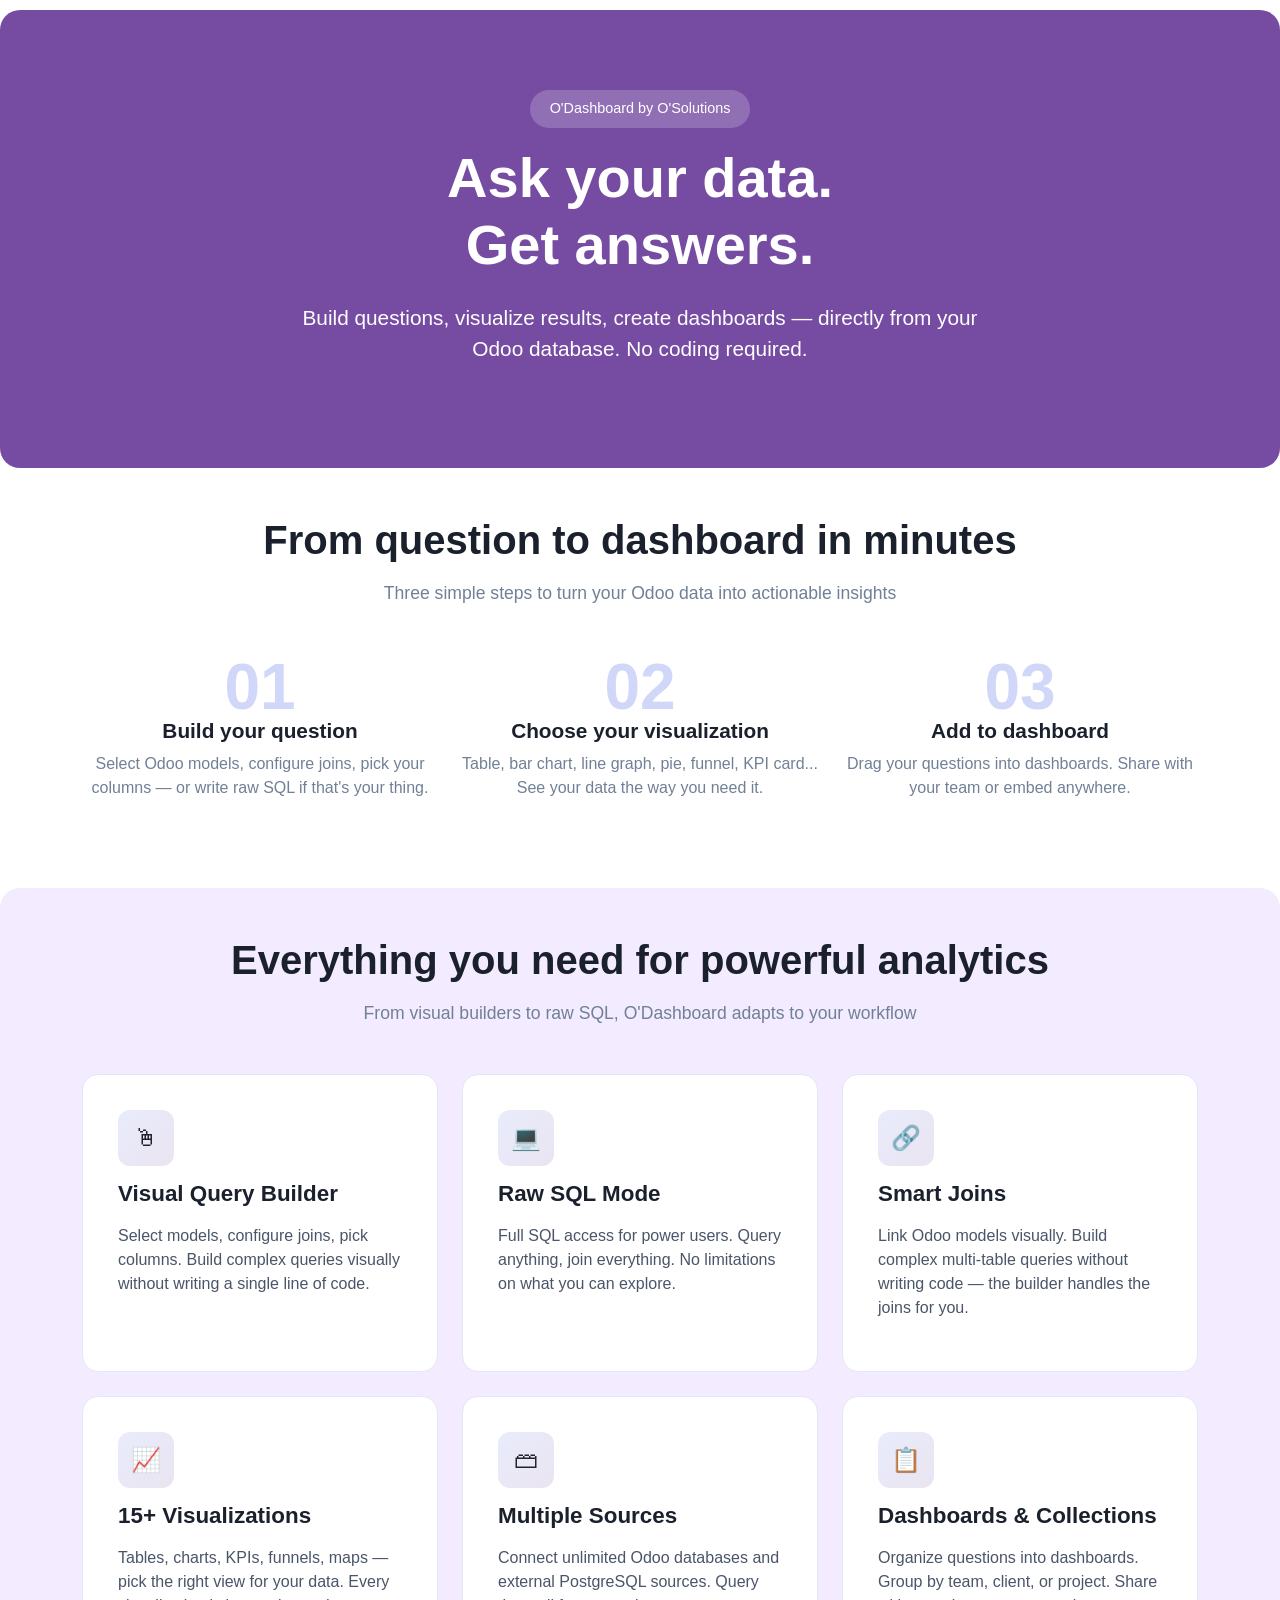
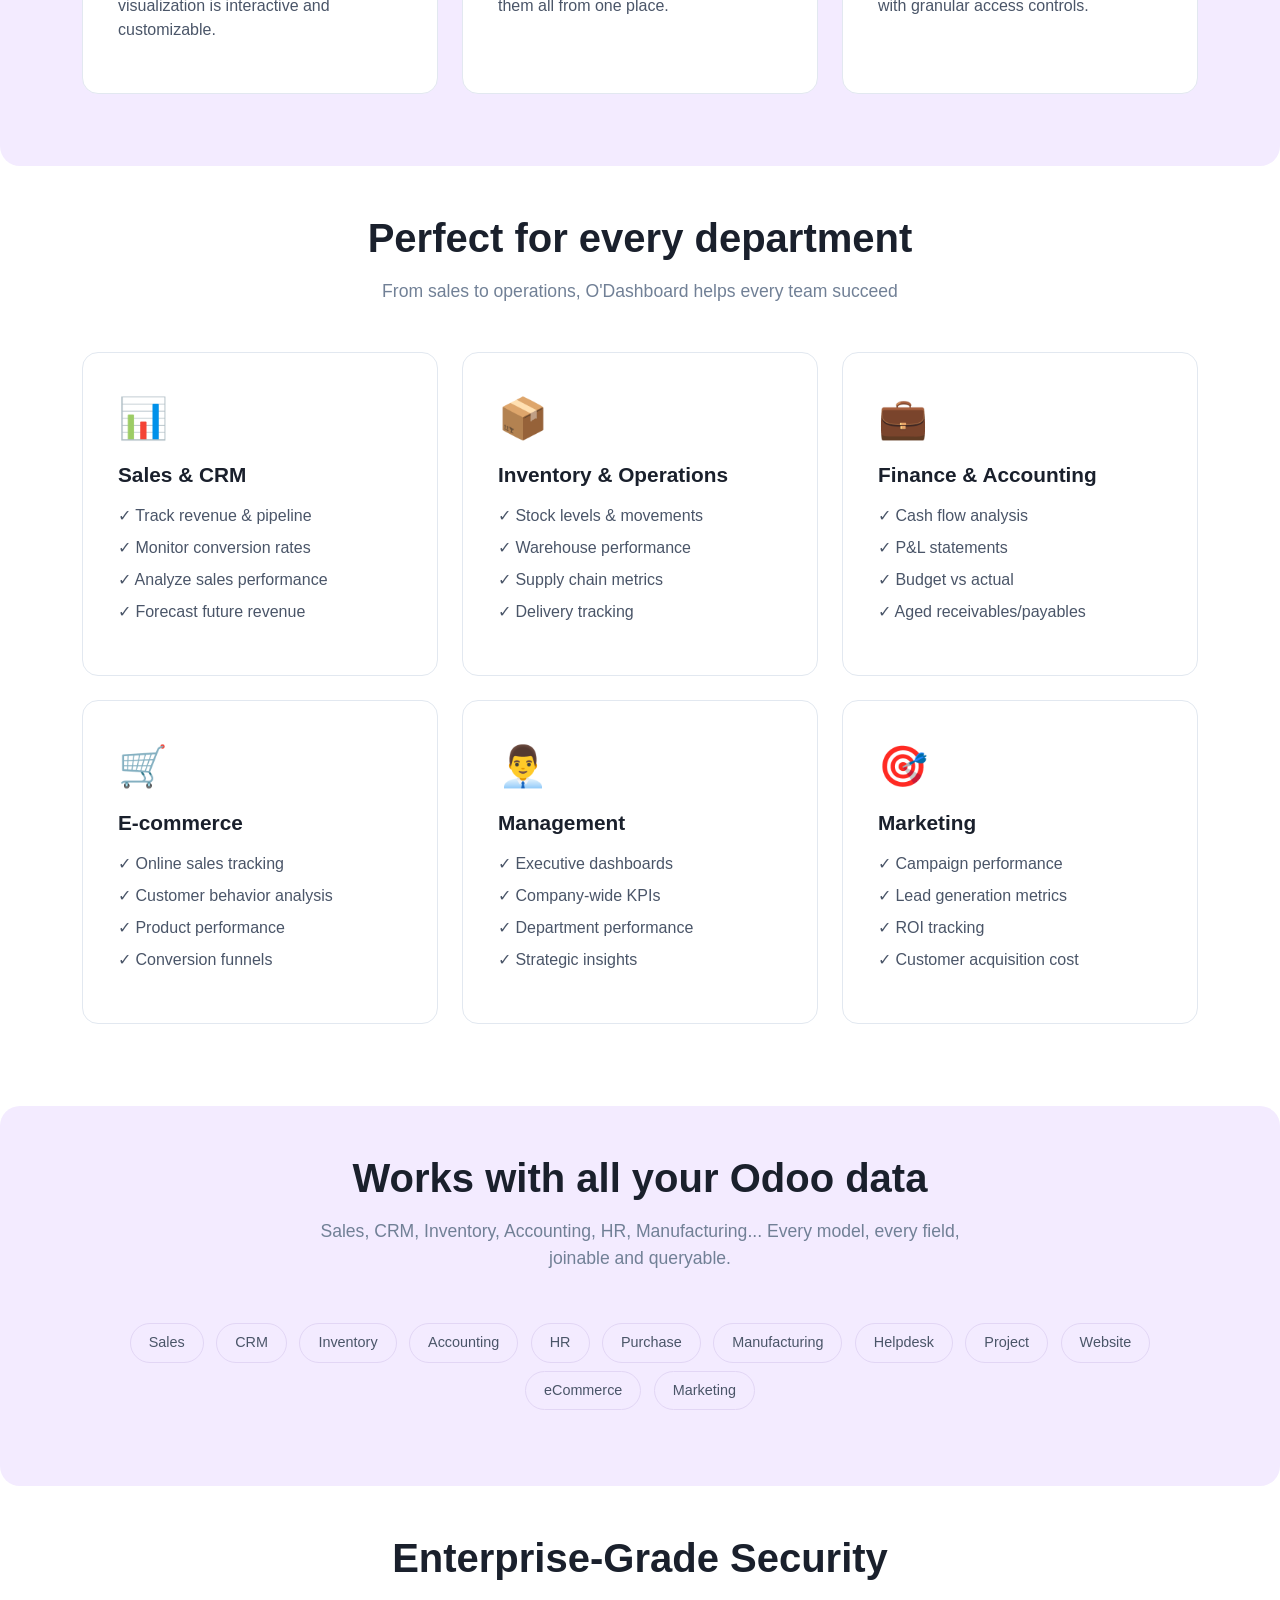
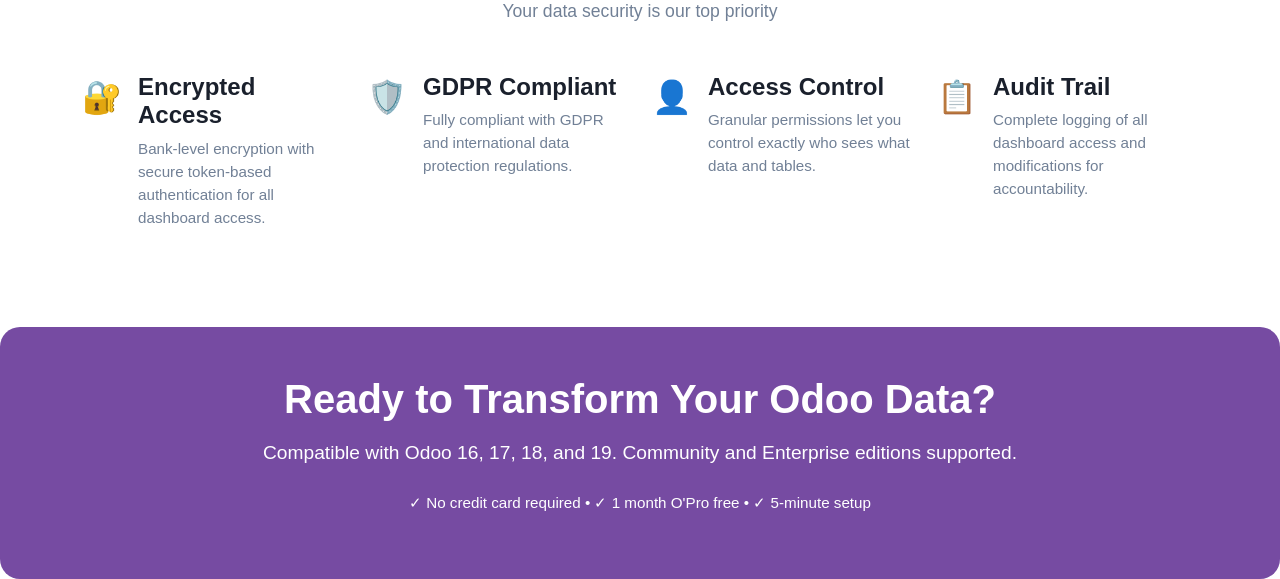
<file: odashboard/static/description/index.html>
<!DOCTYPE html>
<html lang="en">
<head>
    <meta charset="utf-8">
    <meta name="viewport" content="width=device-width, initial-scale=1">
    <title>O'Dashboard - Ask Your Data, Get Answers</title>

    <!-- Bootstrap 5 CSS CDN - VERSION PREVIEW POUR TEST LOCAL -->
    <link href="https://cdn.jsdelivr.net/npm/bootstrap@5.3.2/dist/css/bootstrap.min.css" rel="stylesheet">

    <!-- Bootstrap 5 CSS CDN -->
    <span href="https://cdn.jsdelivr.net/npm/bootstrap@5.3.2/dist/css/bootstrap.min.css" rel="stylesheet"></span>

    <style>
        body {
            font-family: -apple-system, BlinkMacSystemFont, 'Segoe UI', Roboto, Oxygen, Ubuntu, Cantarell, sans-serif;
            color: #2c3e50;
        }

        .gradient-bg {
            background: linear-gradient(135deg, #667eea 0%, #764ba2 100%);
            color: white;
        }

        .light-bg {
            background-color: #f3ebff;
        }

        .step-number {
            font-size: 4rem;
            font-weight: 800;
            color: #667eea;
            opacity: 0.3;
            line-height: 1;
        }

        .feature-icon {
            width: 56px;
            height: 56px;
            border-radius: 12px;
            background: linear-gradient(135deg, rgba(102,126,234,0.15) 0%, rgba(118,75,162,0.15) 100%);
            display: flex;
            align-items: center;
            justify-content: center;
            font-size: 1.5rem;
            margin-bottom: 15px;
        }

        .module-badge {
            display: inline-block;
            padding: 8px 18px;
            border-radius: 50px;
            background-color: #f3ebff;
            border: 1px solid #e2d6f5;
            font-size: 0.9rem;
            color: #4a5568;
            margin: 4px;
        }
    </style>
</head>
<body>
    <!-- Hero Section -->
    <section class="text-center" style="background-color:#764ba2; color: white; padding-top: 80px; padding-bottom: 80px; border-radius: 20px; margin-top: 10px;">
        <div class="container">
            <div class="mb-3">
                <span style="font-size: 0.9rem; padding: 8px 20px; background-color: rgba(255,255,255,0.2); border-radius: 50px; display: inline-block; font-weight: 500;">
                    O'Dashboard by O'Solutions
                </span>
            </div>
            <h1 class="mb-4" style="font-size: 3.5rem; font-weight: 800; color: white;">
                Ask your data.<br/>Get answers.
            </h1>
            <p class="lead mb-4" style="font-size: 1.3rem; max-width: 700px; margin-left: auto; margin-right: auto; color: white;">
                Build questions, visualize results, create dashboards — directly from your Odoo database. No coding required.
            </p>
        </div>
    </section>

    <!-- How It Works - 3 Steps -->
    <section class="py-5">
        <div class="container">
            <h2 class="text-center mb-3" style="font-size: 2.5rem; font-weight: 700; color: #1a202c;">
                From question to dashboard in minutes
            </h2>
            <p class="text-center mb-5" style="font-size: 1.1rem; color: #718096; max-width: 600px; margin-left: auto; margin-right: auto;">
                Three simple steps to turn your Odoo data into actionable insights
            </p>

            <div class="row text-center">
                <div class="col-md-4 mb-4">
                    <div class="step-number">01</div>
                    <h4 class="mb-2" style="font-size: 1.3rem; font-weight: 600; color: #1a202c;">
                        Build your question
                    </h4>
                    <p style="color: #718096;">
                        Select Odoo models, configure joins, pick your columns — or write raw SQL if that's your thing.
                    </p>
                </div>
                <div class="col-md-4 mb-4">
                    <div class="step-number">02</div>
                    <h4 class="mb-2" style="font-size: 1.3rem; font-weight: 600; color: #1a202c;">
                        Choose your visualization
                    </h4>
                    <p style="color: #718096;">
                        Table, bar chart, line graph, pie, funnel, KPI card... See your data the way you need it.
                    </p>
                </div>
                <div class="col-md-4 mb-4">
                    <div class="step-number">03</div>
                    <h4 class="mb-2" style="font-size: 1.3rem; font-weight: 600; color: #1a202c;">
                        Add to dashboard
                    </h4>
                    <p style="color: #718096;">
                        Drag your questions into dashboards. Share with your team or embed anywhere.
                    </p>
                </div>
            </div>
        </div>
    </section>

    <!-- Features Section -->
    <section class="py-5" style="background-color: #f3ebff; padding-left: 30px; padding-right: 30px; border-radius: 20px;">
        <div class="container">
            <h2 class="text-center mb-3" style="font-size: 2.5rem; font-weight: 700; color: #1a202c;">
                Everything you need for powerful analytics
            </h2>
            <p class="text-center mb-5" style="font-size: 1.1rem; color: #718096; max-width: 600px; margin-left: auto; margin-right: auto;">
                From visual builders to raw SQL, O'Dashboard adapts to your workflow
            </p>

            <div class="row">
                <div class="col-md-4 mb-4">
                    <div class="card h-100" style="border-radius: 16px; border: 1px solid #e2e8f0;">
                        <div class="card-body" style="padding: 35px;">
                            <div class="feature-icon">&#128433;</div>
                            <h3 class="mb-3" style="font-size: 1.4rem; font-weight: 600; color: #1a202c;">
                                Visual Query Builder
                            </h3>
                            <p style="color: #4a5568;">
                                Select models, configure joins, pick columns. Build complex queries visually without writing a single line of code.
                            </p>
                        </div>
                    </div>
                </div>

                <div class="col-md-4 mb-4">
                    <div class="card h-100" style="border-radius: 16px; border: 1px solid #e2e8f0;">
                        <div class="card-body" style="padding: 35px;">
                            <div class="feature-icon">&#128187;</div>
                            <h3 class="mb-3" style="font-size: 1.4rem; font-weight: 600; color: #1a202c;">
                                Raw SQL Mode
                            </h3>
                            <p style="color: #4a5568;">
                                Full SQL access for power users. Query anything, join everything. No limitations on what you can explore.
                            </p>
                        </div>
                    </div>
                </div>

                <div class="col-md-4 mb-4">
                    <div class="card h-100" style="border-radius: 16px; border: 1px solid #e2e8f0;">
                        <div class="card-body" style="padding: 35px;">
                            <div class="feature-icon">&#128279;</div>
                            <h3 class="mb-3" style="font-size: 1.4rem; font-weight: 600; color: #1a202c;">
                                Smart Joins
                            </h3>
                            <p style="color: #4a5568;">
                                Link Odoo models visually. Build complex multi-table queries without writing code — the builder handles the joins for you.
                            </p>
                        </div>
                    </div>
                </div>

                <div class="col-md-4 mb-4">
                    <div class="card h-100" style="border-radius: 16px; border: 1px solid #e2e8f0;">
                        <div class="card-body" style="padding: 35px;">
                            <div class="feature-icon">&#128200;</div>
                            <h3 class="mb-3" style="font-size: 1.4rem; font-weight: 600; color: #1a202c;">
                                15+ Visualizations
                            </h3>
                            <p style="color: #4a5568;">
                                Tables, charts, KPIs, funnels, maps — pick the right view for your data. Every visualization is interactive and customizable.
                            </p>
                        </div>
                    </div>
                </div>

                <div class="col-md-4 mb-4">
                    <div class="card h-100" style="border-radius: 16px; border: 1px solid #e2e8f0;">
                        <div class="card-body" style="padding: 35px;">
                            <div class="feature-icon">&#128451;</div>
                            <h3 class="mb-3" style="font-size: 1.4rem; font-weight: 600; color: #1a202c;">
                                Multiple Sources
                            </h3>
                            <p style="color: #4a5568;">
                                Connect unlimited Odoo databases and external PostgreSQL sources. Query them all from one place.
                            </p>
                        </div>
                    </div>
                </div>

                <div class="col-md-4 mb-4">
                    <div class="card h-100" style="border-radius: 16px; border: 1px solid #e2e8f0;">
                        <div class="card-body" style="padding: 35px;">
                            <div class="feature-icon">&#128203;</div>
                            <h3 class="mb-3" style="font-size: 1.4rem; font-weight: 600; color: #1a202c;">
                                Dashboards & Collections
                            </h3>
                            <p style="color: #4a5568;">
                                Organize questions into dashboards. Group by team, client, or project. Share with granular access controls.
                            </p>
                        </div>
                    </div>
                </div>
            </div>
        </div>
    </section>

    <!-- Use Cases Section -->
    <section class="py-5">
        <div class="container">
            <h2 class="text-center mb-3" style="font-size: 2.5rem; font-weight: 700; color: #1a202c;">
                Perfect for every department
            </h2>
            <p class="text-center mb-5" style="font-size: 1.1rem; color: #718096;">
                From sales to operations, O'Dashboard helps every team succeed
            </p>

            <div class="row">
                <div class="col-md-4 col-sm-6 mb-4">
                    <div class="card h-100" style="border-radius: 16px; border: 1px solid #e2e8f0;">
                        <div class="card-body" style="padding: 35px;">
                            <div style="font-size: 2.5rem; margin-bottom: 15px;">📊</div>
                            <h4 class="mb-3" style="font-size: 1.3rem; font-weight: 600; color: #1a202c;">
                                Sales & CRM
                            </h4>
                            <ul class="list-unstyled">
                                <li class="mb-2" style="color: #4a5568;">✓ Track revenue & pipeline</li>
                                <li class="mb-2" style="color: #4a5568;">✓ Monitor conversion rates</li>
                                <li class="mb-2" style="color: #4a5568;">✓ Analyze sales performance</li>
                                <li class="mb-2" style="color: #4a5568;">✓ Forecast future revenue</li>
                            </ul>
                        </div>
                    </div>
                </div>

                <div class="col-md-4 col-sm-6 mb-4">
                    <div class="card h-100" style="border-radius: 16px; border: 1px solid #e2e8f0;">
                        <div class="card-body" style="padding: 35px;">
                            <div style="font-size: 2.5rem; margin-bottom: 15px;">📦</div>
                            <h4 class="mb-3" style="font-size: 1.3rem; font-weight: 600; color: #1a202c;">
                                Inventory & Operations
                            </h4>
                            <ul class="list-unstyled">
                                <li class="mb-2" style="color: #4a5568;">✓ Stock levels & movements</li>
                                <li class="mb-2" style="color: #4a5568;">✓ Warehouse performance</li>
                                <li class="mb-2" style="color: #4a5568;">✓ Supply chain metrics</li>
                                <li class="mb-2" style="color: #4a5568;">✓ Delivery tracking</li>
                            </ul>
                        </div>
                    </div>
                </div>

                <div class="col-md-4 col-sm-6 mb-4">
                    <div class="card h-100" style="border-radius: 16px; border: 1px solid #e2e8f0;">
                        <div class="card-body" style="padding: 35px;">
                            <div style="font-size: 2.5rem; margin-bottom: 15px;">💼</div>
                            <h4 class="mb-3" style="font-size: 1.3rem; font-weight: 600; color: #1a202c;">
                                Finance & Accounting
                            </h4>
                            <ul class="list-unstyled">
                                <li class="mb-2" style="color: #4a5568;">✓ Cash flow analysis</li>
                                <li class="mb-2" style="color: #4a5568;">✓ P&L statements</li>
                                <li class="mb-2" style="color: #4a5568;">✓ Budget vs actual</li>
                                <li class="mb-2" style="color: #4a5568;">✓ Aged receivables/payables</li>
                            </ul>
                        </div>
                    </div>
                </div>

                <div class="col-md-4 col-sm-6 mb-4">
                    <div class="card h-100" style="border-radius: 16px; border: 1px solid #e2e8f0;">
                        <div class="card-body" style="padding: 35px;">
                            <div style="font-size: 2.5rem; margin-bottom: 15px;">🛒</div>
                            <h4 class="mb-3" style="font-size: 1.3rem; font-weight: 600; color: #1a202c;">
                                E-commerce
                            </h4>
                            <ul class="list-unstyled">
                                <li class="mb-2" style="color: #4a5568;">✓ Online sales tracking</li>
                                <li class="mb-2" style="color: #4a5568;">✓ Customer behavior analysis</li>
                                <li class="mb-2" style="color: #4a5568;">✓ Product performance</li>
                                <li class="mb-2" style="color: #4a5568;">✓ Conversion funnels</li>
                            </ul>
                        </div>
                    </div>
                </div>

                <div class="col-md-4 col-sm-6 mb-4">
                    <div class="card h-100" style="border-radius: 16px; border: 1px solid #e2e8f0;">
                        <div class="card-body" style="padding: 35px;">
                            <div style="font-size: 2.5rem; margin-bottom: 15px;">&#128104;&#8205;&#128188;</div>
                            <h4 class="mb-3" style="font-size: 1.3rem; font-weight: 600; color: #1a202c;">
                                Management
                            </h4>
                            <ul class="list-unstyled">
                                <li class="mb-2" style="color: #4a5568;">✓ Executive dashboards</li>
                                <li class="mb-2" style="color: #4a5568;">✓ Company-wide KPIs</li>
                                <li class="mb-2" style="color: #4a5568;">✓ Department performance</li>
                                <li class="mb-2" style="color: #4a5568;">✓ Strategic insights</li>
                            </ul>
                        </div>
                    </div>
                </div>

                <div class="col-md-4 col-sm-6 mb-4">
                    <div class="card h-100" style="border-radius: 16px; border: 1px solid #e2e8f0;">
                        <div class="card-body" style="padding: 35px;">
                            <div style="font-size: 2.5rem; margin-bottom: 15px;">🎯</div>
                            <h4 class="mb-3" style="font-size: 1.3rem; font-weight: 600; color: #1a202c;">
                                Marketing
                            </h4>
                            <ul class="list-unstyled">
                                <li class="mb-2" style="color: #4a5568;">✓ Campaign performance</li>
                                <li class="mb-2" style="color: #4a5568;">✓ Lead generation metrics</li>
                                <li class="mb-2" style="color: #4a5568;">✓ ROI tracking</li>
                                <li class="mb-2" style="color: #4a5568;">✓ Customer acquisition cost</li>
                            </ul>
                        </div>
                    </div>
                </div>
            </div>
        </div>
    </section>

    <!-- Works with all Odoo modules -->
    <section class="py-5" style="background-color: #f3ebff; padding-left: 30px; padding-right: 30px; border-radius: 20px; margin-top: 10px;">
        <div class="container text-center">
            <h2 class="mb-3" style="font-size: 2.5rem; font-weight: 700; color: #1a202c;">
                Works with all your Odoo data
            </h2>
            <p class="mb-5" style="font-size: 1.1rem; color: #718096; max-width: 700px; margin-left: auto; margin-right: auto;">
                Sales, CRM, Inventory, Accounting, HR, Manufacturing... Every model, every field, joinable and queryable.
            </p>

            <div class="mb-4">
                <span class="module-badge">Sales</span>
                <span class="module-badge">CRM</span>
                <span class="module-badge">Inventory</span>
                <span class="module-badge">Accounting</span>
                <span class="module-badge">HR</span>
                <span class="module-badge">Purchase</span>
                <span class="module-badge">Manufacturing</span>
                <span class="module-badge">Helpdesk</span>
                <span class="module-badge">Project</span>
                <span class="module-badge">Website</span>
                <span class="module-badge">eCommerce</span>
                <span class="module-badge">Marketing</span>
            </div>
        </div>
    </section>

    <!-- Security Section -->
    <section class="py-5 bg-white">
        <div class="container">
            <h2 class="text-center mb-3" style="font-size: 2.5rem; font-weight: 700; color: #1a202c;">
                Enterprise-Grade Security
            </h2>
            <p class="text-center mb-5" style="font-size: 1.1rem; color: #718096; max-width: 600px; margin-left: auto; margin-right: auto;">
                Your data security is our top priority
            </p>

            <div class="row">
                <div class="col-md-3 col-sm-6 mb-4">
                    <div class="d-flex">
                        <div class="me-3" style="font-size: 2rem;">🔐</div>
                        <div>
                            <h4 class="mb-2" style="font-weight: 600; color: #1a202c;">
                                Encrypted Access
                            </h4>
                            <p style="color: #718096; font-size: 0.95rem;">
                                Bank-level encryption with secure token-based authentication for all dashboard access.
                            </p>
                        </div>
                    </div>
                </div>

                <div class="col-md-3 col-sm-6 mb-4">
                    <div class="d-flex">
                        <div class="me-3" style="font-size: 2rem;">🛡️</div>
                        <div>
                            <h4 class="mb-2" style="font-weight: 600; color: #1a202c;">
                                GDPR Compliant
                            </h4>
                            <p style="color: #718096; font-size: 0.95rem;">
                                Fully compliant with GDPR and international data protection regulations.
                            </p>
                        </div>
                    </div>
                </div>

                <div class="col-md-3 col-sm-6 mb-4">
                    <div class="d-flex">
                        <div class="me-3" style="font-size: 2rem;">👤</div>
                        <div>
                            <h4 class="mb-2" style="font-weight: 600; color: #1a202c;">
                                Access Control
                            </h4>
                            <p style="color: #718096; font-size: 0.95rem;">
                                Granular permissions let you control exactly who sees what data and tables.
                            </p>
                        </div>
                    </div>
                </div>

                <div class="col-md-3 col-sm-6 mb-4">
                    <div class="d-flex">
                        <div class="me-3" style="font-size: 2rem;">📋</div>
                        <div>
                            <h4 class="mb-2" style="font-weight: 600; color: #1a202c;">
                                Audit Trail
                            </h4>
                            <p style="color: #718096; font-size: 0.95rem;">
                                Complete logging of all dashboard access and modifications for accountability.
                            </p>
                        </div>
                    </div>
                </div>
            </div>
        </div>
    </section>

    <!-- CTA Section -->
    <section class="py-5 text-center" style="background-color:#764ba2; color: white; border-radius: 20px; margin-top: 10px;">
        <div class="container">
            <h2 class="mb-3" style="font-size: 2.5rem; font-weight: 700; color: white;">
                Ready to Transform Your Odoo Data?
            </h2>
            <p class="mb-4" style="font-size: 1.2rem; color: white;">
                Compatible with Odoo 16, 17, 18, and 19. Community and Enterprise editions supported.
            </p>
            <p style="font-size: 0.95rem; margin-top: 20px; color: white;">
                &#10003; No credit card required &bull; &#10003; 1 month O'Pro free &bull; &#10003; 5-minute setup
            </p>
        </div>
    </section>

</body>
</html>
</file>
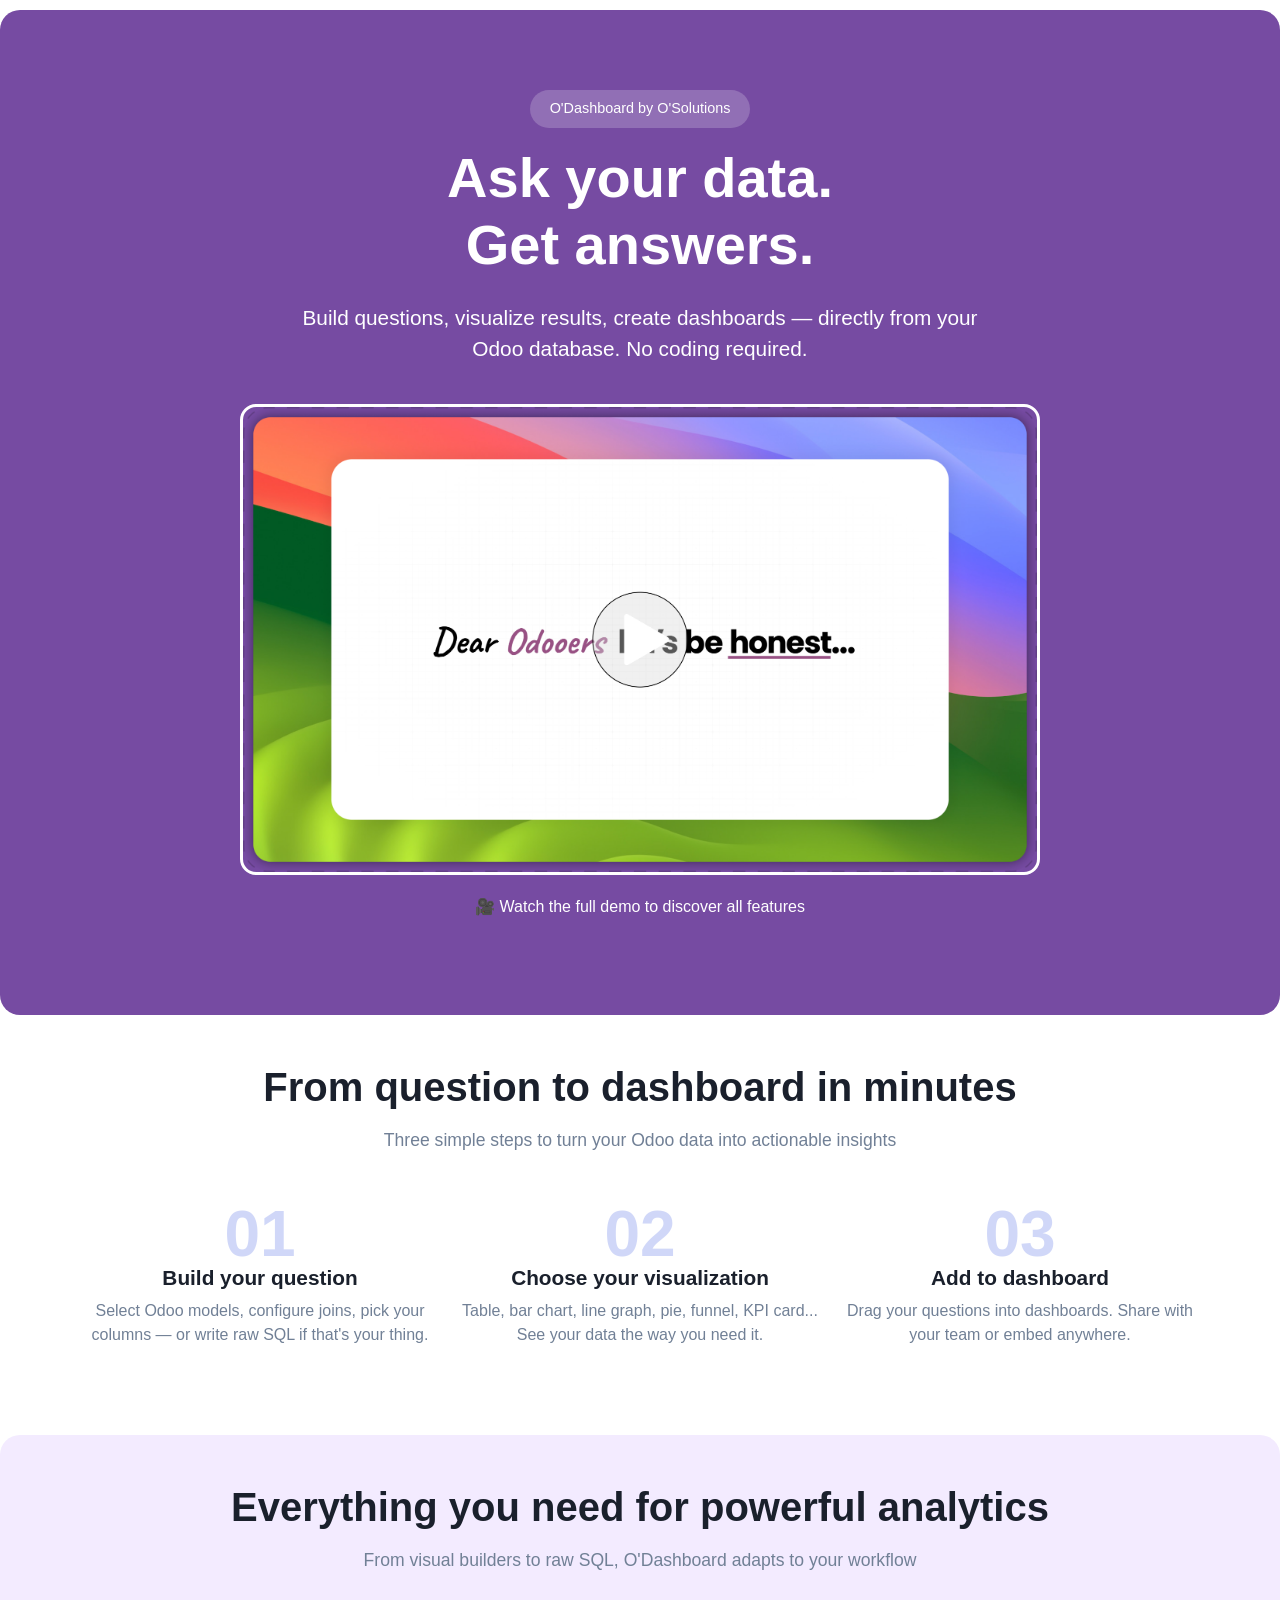
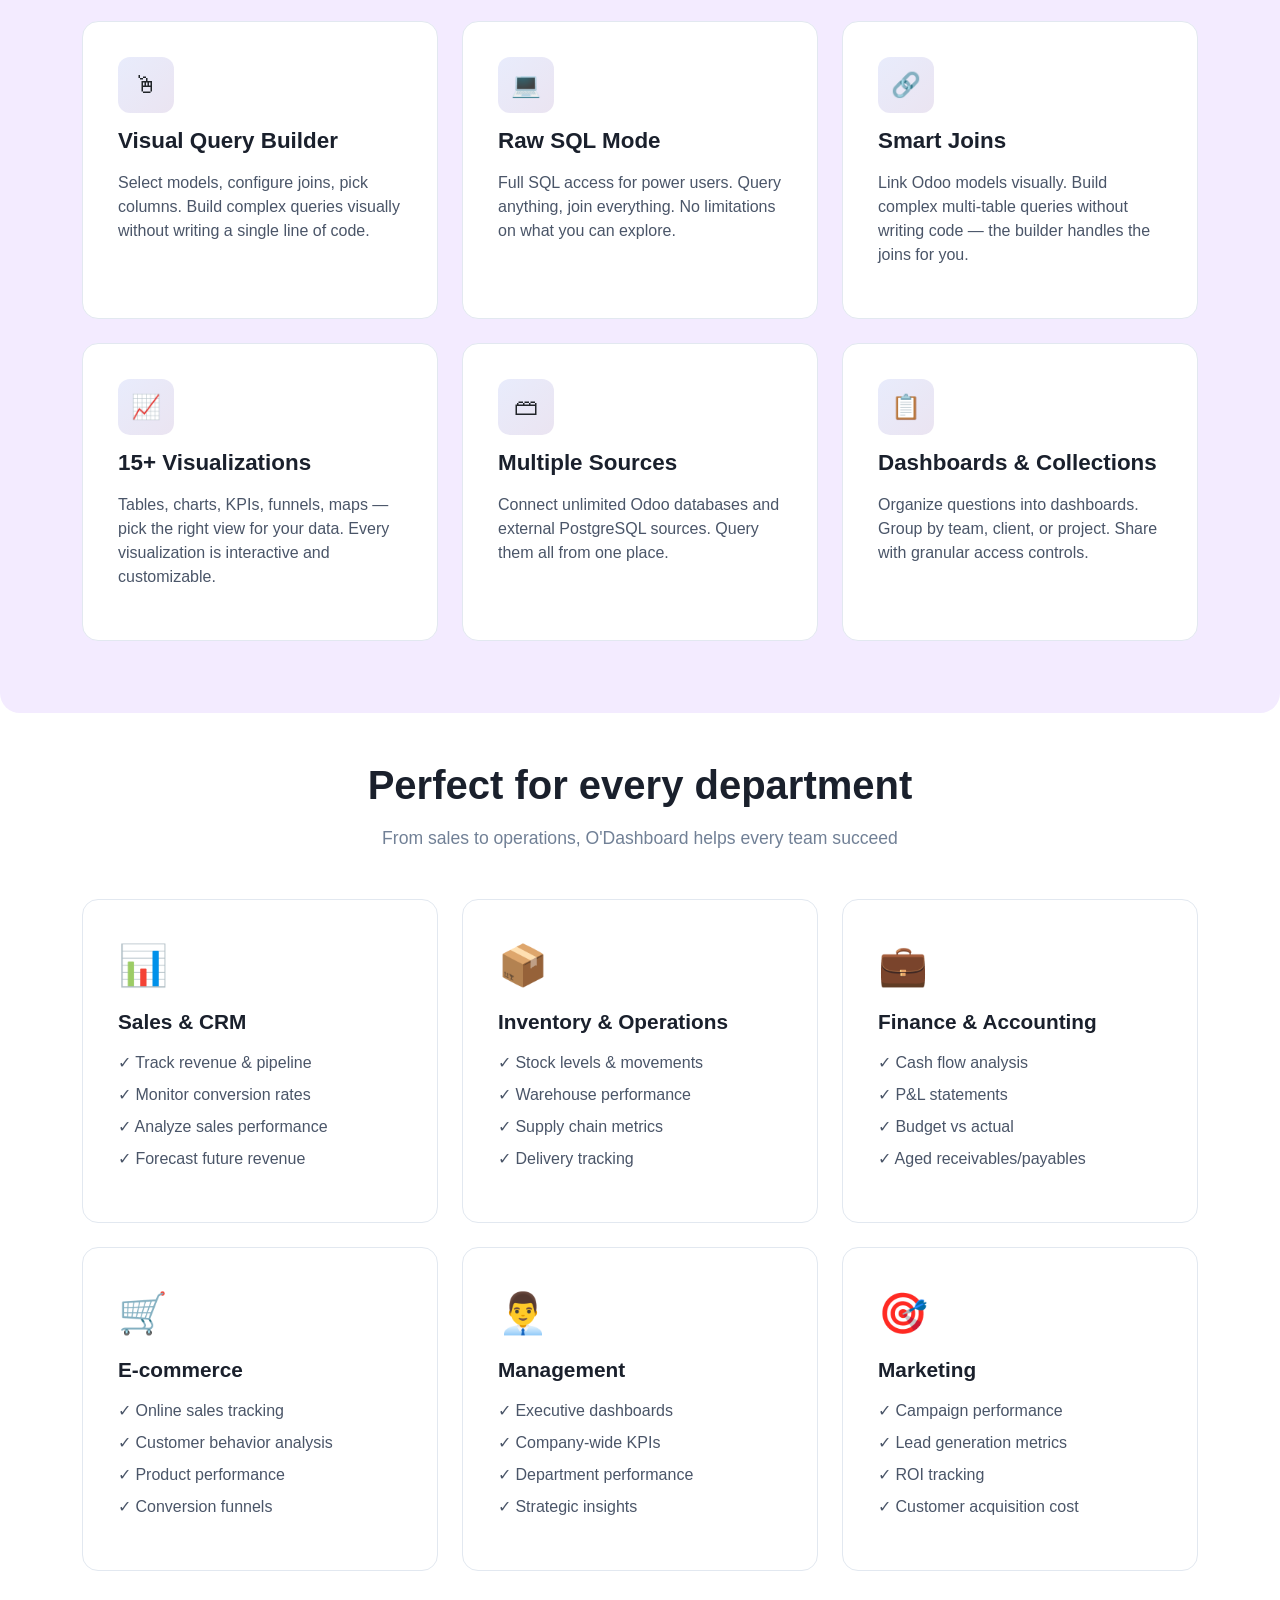
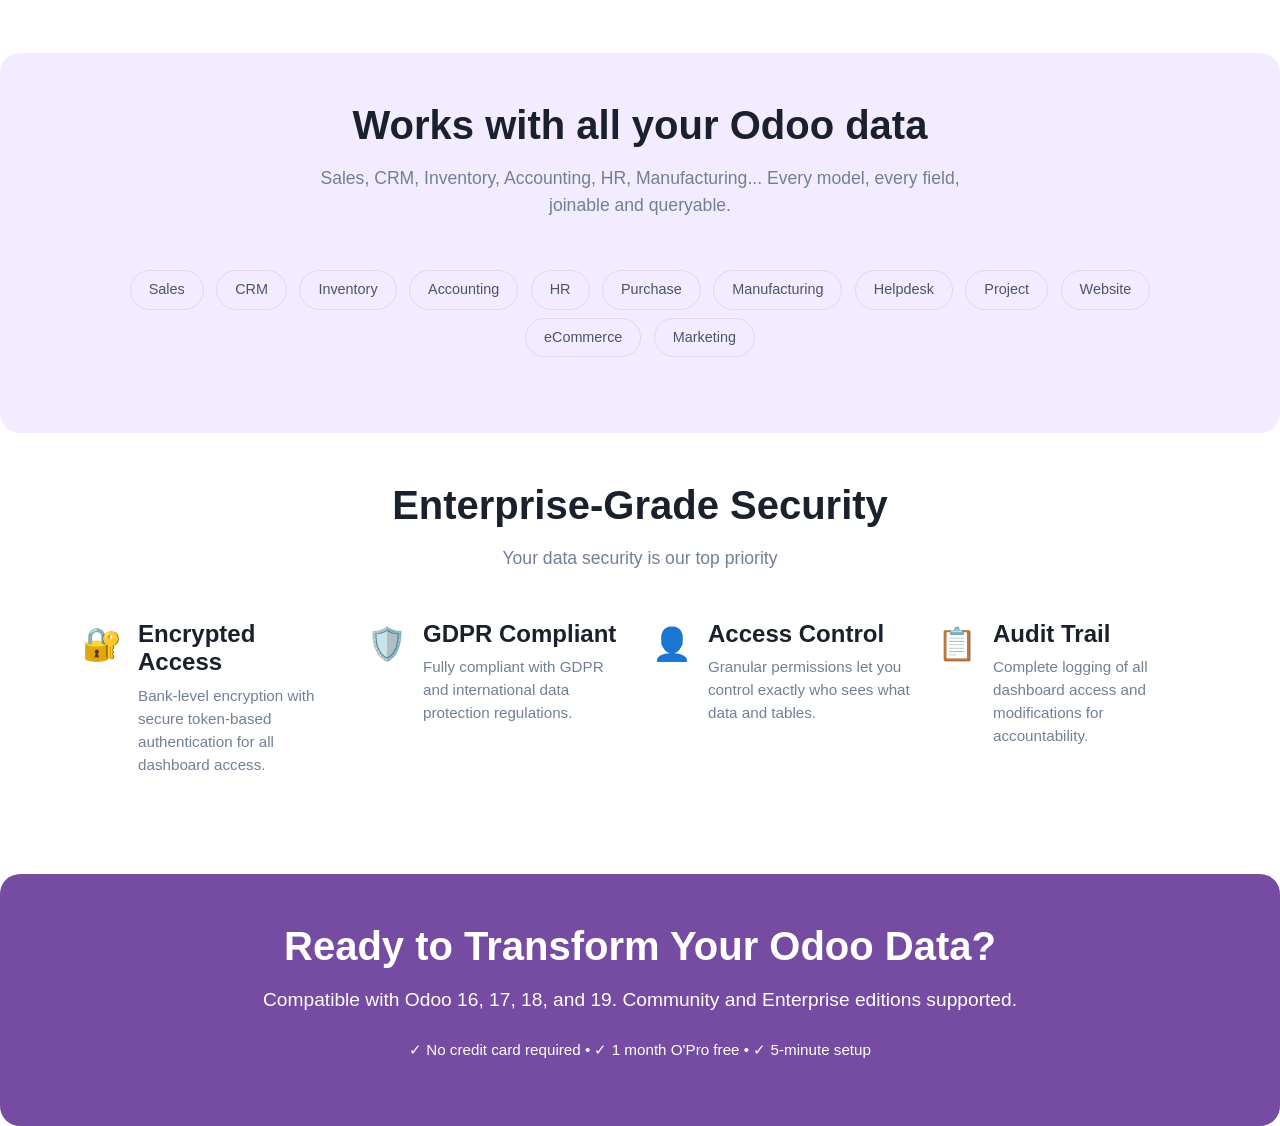
<file: odashboard_v2/static/description/index.html>
<!DOCTYPE html>
<html lang="en">
<head>
    <meta charset="utf-8">
    <meta name="viewport" content="width=device-width, initial-scale=1">
    <title>O'Dashboard - Ask Your Data, Get Answers</title>

    <!-- Bootstrap 5 CSS CDN - VERSION PREVIEW POUR TEST LOCAL -->
    <link href="https://cdn.jsdelivr.net/npm/bootstrap@5.3.2/dist/css/bootstrap.min.css" rel="stylesheet">

    <!-- Bootstrap 5 CSS CDN -->
    <span href="https://cdn.jsdelivr.net/npm/bootstrap@5.3.2/dist/css/bootstrap.min.css" rel="stylesheet"></span>

    <style>
        body {
            font-family: -apple-system, BlinkMacSystemFont, 'Segoe UI', Roboto, Oxygen, Ubuntu, Cantarell, sans-serif;
            color: #2c3e50;
        }

        .gradient-bg {
            background: linear-gradient(135deg, #667eea 0%, #764ba2 100%);
            color: white;
        }

        .light-bg {
            background-color: #f3ebff;
        }

        .step-number {
            font-size: 4rem;
            font-weight: 800;
            color: #667eea;
            opacity: 0.3;
            line-height: 1;
        }

        .feature-icon {
            width: 56px;
            height: 56px;
            border-radius: 12px;
            background: linear-gradient(135deg, rgba(102,126,234,0.15) 0%, rgba(118,75,162,0.15) 100%);
            display: flex;
            align-items: center;
            justify-content: center;
            font-size: 1.5rem;
            margin-bottom: 15px;
        }

        .module-badge {
            display: inline-block;
            padding: 8px 18px;
            border-radius: 50px;
            background-color: #f3ebff;
            border: 1px solid #e2d6f5;
            font-size: 0.9rem;
            color: #4a5568;
            margin: 4px;
        }
    </style>
</head>
<body>
    <!-- Hero Section -->
    <section class="text-center" style="background-color:#764ba2; color: white; padding-top: 80px; padding-bottom: 80px; border-radius: 20px; margin-top: 10px;">
        <div class="container">
            <div class="mb-3">
                <span style="font-size: 0.9rem; padding: 8px 20px; background-color: rgba(255,255,255,0.2); border-radius: 50px; display: inline-block; font-weight: 500;">
                    O'Dashboard by O'Solutions
                </span>
            </div>
            <h1 class="mb-4" style="font-size: 3.5rem; font-weight: 800; color: white;">
                Ask your data.<br/>Get answers.
            </h1>
            <p class="lead mb-4" style="font-size: 1.3rem; max-width: 700px; margin-left: auto; margin-right: auto; color: white;">
                Build questions, visualize results, create dashboards — directly from your Odoo database. No coding required.
            </p>

            <!-- Video -->
            <div style="max-width: 800px; margin-left: auto; margin-right: auto; margin-top: 40px; border-radius: 16px;">
                <a href="https://youtu.be/8bpyYbYPUno" target="_blank" rel="noopener">
                    <img src="youtube-link.png" alt="O'Dashboard Demo Video - Click to Watch" class="img-fluid" style="border: 3px solid white; border-radius: 16px;">
                </a>
            </div>
            <p style="font-size: 1rem; margin-top: 20px; color: white;">
                🎥 Watch the full demo to discover all features
            </p>
        </div>
    </section>

    <!-- How It Works - 3 Steps -->
    <section class="py-5">
        <div class="container">
            <h2 class="text-center mb-3" style="font-size: 2.5rem; font-weight: 700; color: #1a202c;">
                From question to dashboard in minutes
            </h2>
            <p class="text-center mb-5" style="font-size: 1.1rem; color: #718096; max-width: 600px; margin-left: auto; margin-right: auto;">
                Three simple steps to turn your Odoo data into actionable insights
            </p>

            <div class="row text-center">
                <div class="col-md-4 mb-4">
                    <div class="step-number">01</div>
                    <h4 class="mb-2" style="font-size: 1.3rem; font-weight: 600; color: #1a202c;">
                        Build your question
                    </h4>
                    <p style="color: #718096;">
                        Select Odoo models, configure joins, pick your columns — or write raw SQL if that's your thing.
                    </p>
                </div>
                <div class="col-md-4 mb-4">
                    <div class="step-number">02</div>
                    <h4 class="mb-2" style="font-size: 1.3rem; font-weight: 600; color: #1a202c;">
                        Choose your visualization
                    </h4>
                    <p style="color: #718096;">
                        Table, bar chart, line graph, pie, funnel, KPI card... See your data the way you need it.
                    </p>
                </div>
                <div class="col-md-4 mb-4">
                    <div class="step-number">03</div>
                    <h4 class="mb-2" style="font-size: 1.3rem; font-weight: 600; color: #1a202c;">
                        Add to dashboard
                    </h4>
                    <p style="color: #718096;">
                        Drag your questions into dashboards. Share with your team or embed anywhere.
                    </p>
                </div>
            </div>
        </div>
    </section>

    <!-- Features Section -->
    <section class="py-5" style="background-color: #f3ebff; padding-left: 30px; padding-right: 30px; border-radius: 20px;">
        <div class="container">
            <h2 class="text-center mb-3" style="font-size: 2.5rem; font-weight: 700; color: #1a202c;">
                Everything you need for powerful analytics
            </h2>
            <p class="text-center mb-5" style="font-size: 1.1rem; color: #718096; max-width: 600px; margin-left: auto; margin-right: auto;">
                From visual builders to raw SQL, O'Dashboard adapts to your workflow
            </p>

            <div class="row">
                <div class="col-md-4 mb-4">
                    <div class="card h-100" style="border-radius: 16px; border: 1px solid #e2e8f0;">
                        <div class="card-body" style="padding: 35px;">
                            <div class="feature-icon">&#128433;</div>
                            <h3 class="mb-3" style="font-size: 1.4rem; font-weight: 600; color: #1a202c;">
                                Visual Query Builder
                            </h3>
                            <p style="color: #4a5568;">
                                Select models, configure joins, pick columns. Build complex queries visually without writing a single line of code.
                            </p>
                        </div>
                    </div>
                </div>

                <div class="col-md-4 mb-4">
                    <div class="card h-100" style="border-radius: 16px; border: 1px solid #e2e8f0;">
                        <div class="card-body" style="padding: 35px;">
                            <div class="feature-icon">&#128187;</div>
                            <h3 class="mb-3" style="font-size: 1.4rem; font-weight: 600; color: #1a202c;">
                                Raw SQL Mode
                            </h3>
                            <p style="color: #4a5568;">
                                Full SQL access for power users. Query anything, join everything. No limitations on what you can explore.
                            </p>
                        </div>
                    </div>
                </div>

                <div class="col-md-4 mb-4">
                    <div class="card h-100" style="border-radius: 16px; border: 1px solid #e2e8f0;">
                        <div class="card-body" style="padding: 35px;">
                            <div class="feature-icon">&#128279;</div>
                            <h3 class="mb-3" style="font-size: 1.4rem; font-weight: 600; color: #1a202c;">
                                Smart Joins
                            </h3>
                            <p style="color: #4a5568;">
                                Link Odoo models visually. Build complex multi-table queries without writing code — the builder handles the joins for you.
                            </p>
                        </div>
                    </div>
                </div>

                <div class="col-md-4 mb-4">
                    <div class="card h-100" style="border-radius: 16px; border: 1px solid #e2e8f0;">
                        <div class="card-body" style="padding: 35px;">
                            <div class="feature-icon">&#128200;</div>
                            <h3 class="mb-3" style="font-size: 1.4rem; font-weight: 600; color: #1a202c;">
                                15+ Visualizations
                            </h3>
                            <p style="color: #4a5568;">
                                Tables, charts, KPIs, funnels, maps — pick the right view for your data. Every visualization is interactive and customizable.
                            </p>
                        </div>
                    </div>
                </div>

                <div class="col-md-4 mb-4">
                    <div class="card h-100" style="border-radius: 16px; border: 1px solid #e2e8f0;">
                        <div class="card-body" style="padding: 35px;">
                            <div class="feature-icon">&#128451;</div>
                            <h3 class="mb-3" style="font-size: 1.4rem; font-weight: 600; color: #1a202c;">
                                Multiple Sources
                            </h3>
                            <p style="color: #4a5568;">
                                Connect unlimited Odoo databases and external PostgreSQL sources. Query them all from one place.
                            </p>
                        </div>
                    </div>
                </div>

                <div class="col-md-4 mb-4">
                    <div class="card h-100" style="border-radius: 16px; border: 1px solid #e2e8f0;">
                        <div class="card-body" style="padding: 35px;">
                            <div class="feature-icon">&#128203;</div>
                            <h3 class="mb-3" style="font-size: 1.4rem; font-weight: 600; color: #1a202c;">
                                Dashboards & Collections
                            </h3>
                            <p style="color: #4a5568;">
                                Organize questions into dashboards. Group by team, client, or project. Share with granular access controls.
                            </p>
                        </div>
                    </div>
                </div>
            </div>
        </div>
    </section>

    <!-- Use Cases Section -->
    <section class="py-5">
        <div class="container">
            <h2 class="text-center mb-3" style="font-size: 2.5rem; font-weight: 700; color: #1a202c;">
                Perfect for every department
            </h2>
            <p class="text-center mb-5" style="font-size: 1.1rem; color: #718096;">
                From sales to operations, O'Dashboard helps every team succeed
            </p>

            <div class="row">
                <div class="col-md-4 col-sm-6 mb-4">
                    <div class="card h-100" style="border-radius: 16px; border: 1px solid #e2e8f0;">
                        <div class="card-body" style="padding: 35px;">
                            <div style="font-size: 2.5rem; margin-bottom: 15px;">📊</div>
                            <h4 class="mb-3" style="font-size: 1.3rem; font-weight: 600; color: #1a202c;">
                                Sales & CRM
                            </h4>
                            <ul class="list-unstyled">
                                <li class="mb-2" style="color: #4a5568;">✓ Track revenue & pipeline</li>
                                <li class="mb-2" style="color: #4a5568;">✓ Monitor conversion rates</li>
                                <li class="mb-2" style="color: #4a5568;">✓ Analyze sales performance</li>
                                <li class="mb-2" style="color: #4a5568;">✓ Forecast future revenue</li>
                            </ul>
                        </div>
                    </div>
                </div>

                <div class="col-md-4 col-sm-6 mb-4">
                    <div class="card h-100" style="border-radius: 16px; border: 1px solid #e2e8f0;">
                        <div class="card-body" style="padding: 35px;">
                            <div style="font-size: 2.5rem; margin-bottom: 15px;">📦</div>
                            <h4 class="mb-3" style="font-size: 1.3rem; font-weight: 600; color: #1a202c;">
                                Inventory & Operations
                            </h4>
                            <ul class="list-unstyled">
                                <li class="mb-2" style="color: #4a5568;">✓ Stock levels & movements</li>
                                <li class="mb-2" style="color: #4a5568;">✓ Warehouse performance</li>
                                <li class="mb-2" style="color: #4a5568;">✓ Supply chain metrics</li>
                                <li class="mb-2" style="color: #4a5568;">✓ Delivery tracking</li>
                            </ul>
                        </div>
                    </div>
                </div>

                <div class="col-md-4 col-sm-6 mb-4">
                    <div class="card h-100" style="border-radius: 16px; border: 1px solid #e2e8f0;">
                        <div class="card-body" style="padding: 35px;">
                            <div style="font-size: 2.5rem; margin-bottom: 15px;">💼</div>
                            <h4 class="mb-3" style="font-size: 1.3rem; font-weight: 600; color: #1a202c;">
                                Finance & Accounting
                            </h4>
                            <ul class="list-unstyled">
                                <li class="mb-2" style="color: #4a5568;">✓ Cash flow analysis</li>
                                <li class="mb-2" style="color: #4a5568;">✓ P&L statements</li>
                                <li class="mb-2" style="color: #4a5568;">✓ Budget vs actual</li>
                                <li class="mb-2" style="color: #4a5568;">✓ Aged receivables/payables</li>
                            </ul>
                        </div>
                    </div>
                </div>

                <div class="col-md-4 col-sm-6 mb-4">
                    <div class="card h-100" style="border-radius: 16px; border: 1px solid #e2e8f0;">
                        <div class="card-body" style="padding: 35px;">
                            <div style="font-size: 2.5rem; margin-bottom: 15px;">🛒</div>
                            <h4 class="mb-3" style="font-size: 1.3rem; font-weight: 600; color: #1a202c;">
                                E-commerce
                            </h4>
                            <ul class="list-unstyled">
                                <li class="mb-2" style="color: #4a5568;">✓ Online sales tracking</li>
                                <li class="mb-2" style="color: #4a5568;">✓ Customer behavior analysis</li>
                                <li class="mb-2" style="color: #4a5568;">✓ Product performance</li>
                                <li class="mb-2" style="color: #4a5568;">✓ Conversion funnels</li>
                            </ul>
                        </div>
                    </div>
                </div>

                <div class="col-md-4 col-sm-6 mb-4">
                    <div class="card h-100" style="border-radius: 16px; border: 1px solid #e2e8f0;">
                        <div class="card-body" style="padding: 35px;">
                            <div style="font-size: 2.5rem; margin-bottom: 15px;">&#128104;&#8205;&#128188;</div>
                            <h4 class="mb-3" style="font-size: 1.3rem; font-weight: 600; color: #1a202c;">
                                Management
                            </h4>
                            <ul class="list-unstyled">
                                <li class="mb-2" style="color: #4a5568;">✓ Executive dashboards</li>
                                <li class="mb-2" style="color: #4a5568;">✓ Company-wide KPIs</li>
                                <li class="mb-2" style="color: #4a5568;">✓ Department performance</li>
                                <li class="mb-2" style="color: #4a5568;">✓ Strategic insights</li>
                            </ul>
                        </div>
                    </div>
                </div>

                <div class="col-md-4 col-sm-6 mb-4">
                    <div class="card h-100" style="border-radius: 16px; border: 1px solid #e2e8f0;">
                        <div class="card-body" style="padding: 35px;">
                            <div style="font-size: 2.5rem; margin-bottom: 15px;">🎯</div>
                            <h4 class="mb-3" style="font-size: 1.3rem; font-weight: 600; color: #1a202c;">
                                Marketing
                            </h4>
                            <ul class="list-unstyled">
                                <li class="mb-2" style="color: #4a5568;">✓ Campaign performance</li>
                                <li class="mb-2" style="color: #4a5568;">✓ Lead generation metrics</li>
                                <li class="mb-2" style="color: #4a5568;">✓ ROI tracking</li>
                                <li class="mb-2" style="color: #4a5568;">✓ Customer acquisition cost</li>
                            </ul>
                        </div>
                    </div>
                </div>
            </div>
        </div>
    </section>

    <!-- Works with all Odoo modules -->
    <section class="py-5" style="background-color: #f3ebff; padding-left: 30px; padding-right: 30px; border-radius: 20px; margin-top: 10px;">
        <div class="container text-center">
            <h2 class="mb-3" style="font-size: 2.5rem; font-weight: 700; color: #1a202c;">
                Works with all your Odoo data
            </h2>
            <p class="mb-5" style="font-size: 1.1rem; color: #718096; max-width: 700px; margin-left: auto; margin-right: auto;">
                Sales, CRM, Inventory, Accounting, HR, Manufacturing... Every model, every field, joinable and queryable.
            </p>

            <div class="mb-4">
                <span class="module-badge">Sales</span>
                <span class="module-badge">CRM</span>
                <span class="module-badge">Inventory</span>
                <span class="module-badge">Accounting</span>
                <span class="module-badge">HR</span>
                <span class="module-badge">Purchase</span>
                <span class="module-badge">Manufacturing</span>
                <span class="module-badge">Helpdesk</span>
                <span class="module-badge">Project</span>
                <span class="module-badge">Website</span>
                <span class="module-badge">eCommerce</span>
                <span class="module-badge">Marketing</span>
            </div>
        </div>
    </section>

    <!-- Security Section -->
    <section class="py-5 bg-white">
        <div class="container">
            <h2 class="text-center mb-3" style="font-size: 2.5rem; font-weight: 700; color: #1a202c;">
                Enterprise-Grade Security
            </h2>
            <p class="text-center mb-5" style="font-size: 1.1rem; color: #718096; max-width: 600px; margin-left: auto; margin-right: auto;">
                Your data security is our top priority
            </p>

            <div class="row">
                <div class="col-md-3 col-sm-6 mb-4">
                    <div class="d-flex">
                        <div class="me-3" style="font-size: 2rem;">🔐</div>
                        <div>
                            <h4 class="mb-2" style="font-weight: 600; color: #1a202c;">
                                Encrypted Access
                            </h4>
                            <p style="color: #718096; font-size: 0.95rem;">
                                Bank-level encryption with secure token-based authentication for all dashboard access.
                            </p>
                        </div>
                    </div>
                </div>

                <div class="col-md-3 col-sm-6 mb-4">
                    <div class="d-flex">
                        <div class="me-3" style="font-size: 2rem;">🛡️</div>
                        <div>
                            <h4 class="mb-2" style="font-weight: 600; color: #1a202c;">
                                GDPR Compliant
                            </h4>
                            <p style="color: #718096; font-size: 0.95rem;">
                                Fully compliant with GDPR and international data protection regulations.
                            </p>
                        </div>
                    </div>
                </div>

                <div class="col-md-3 col-sm-6 mb-4">
                    <div class="d-flex">
                        <div class="me-3" style="font-size: 2rem;">👤</div>
                        <div>
                            <h4 class="mb-2" style="font-weight: 600; color: #1a202c;">
                                Access Control
                            </h4>
                            <p style="color: #718096; font-size: 0.95rem;">
                                Granular permissions let you control exactly who sees what data and tables.
                            </p>
                        </div>
                    </div>
                </div>

                <div class="col-md-3 col-sm-6 mb-4">
                    <div class="d-flex">
                        <div class="me-3" style="font-size: 2rem;">📋</div>
                        <div>
                            <h4 class="mb-2" style="font-weight: 600; color: #1a202c;">
                                Audit Trail
                            </h4>
                            <p style="color: #718096; font-size: 0.95rem;">
                                Complete logging of all dashboard access and modifications for accountability.
                            </p>
                        </div>
                    </div>
                </div>
            </div>
        </div>
    </section>

    <!-- CTA Section -->
    <section class="py-5 text-center" style="background-color:#764ba2; color: white; border-radius: 20px; margin-top: 10px;">
        <div class="container">
            <h2 class="mb-3" style="font-size: 2.5rem; font-weight: 700; color: white;">
                Ready to Transform Your Odoo Data?
            </h2>
            <p class="mb-4" style="font-size: 1.2rem; color: white;">
                Compatible with Odoo 16, 17, 18, and 19. Community and Enterprise editions supported.
            </p>
            <p style="font-size: 0.95rem; margin-top: 20px; color: white;">
                &#10003; No credit card required &bull; &#10003; 1 month O'Pro free &bull; &#10003; 5-minute setup
            </p>
        </div>
    </section>

</body>
</html>
</file>
